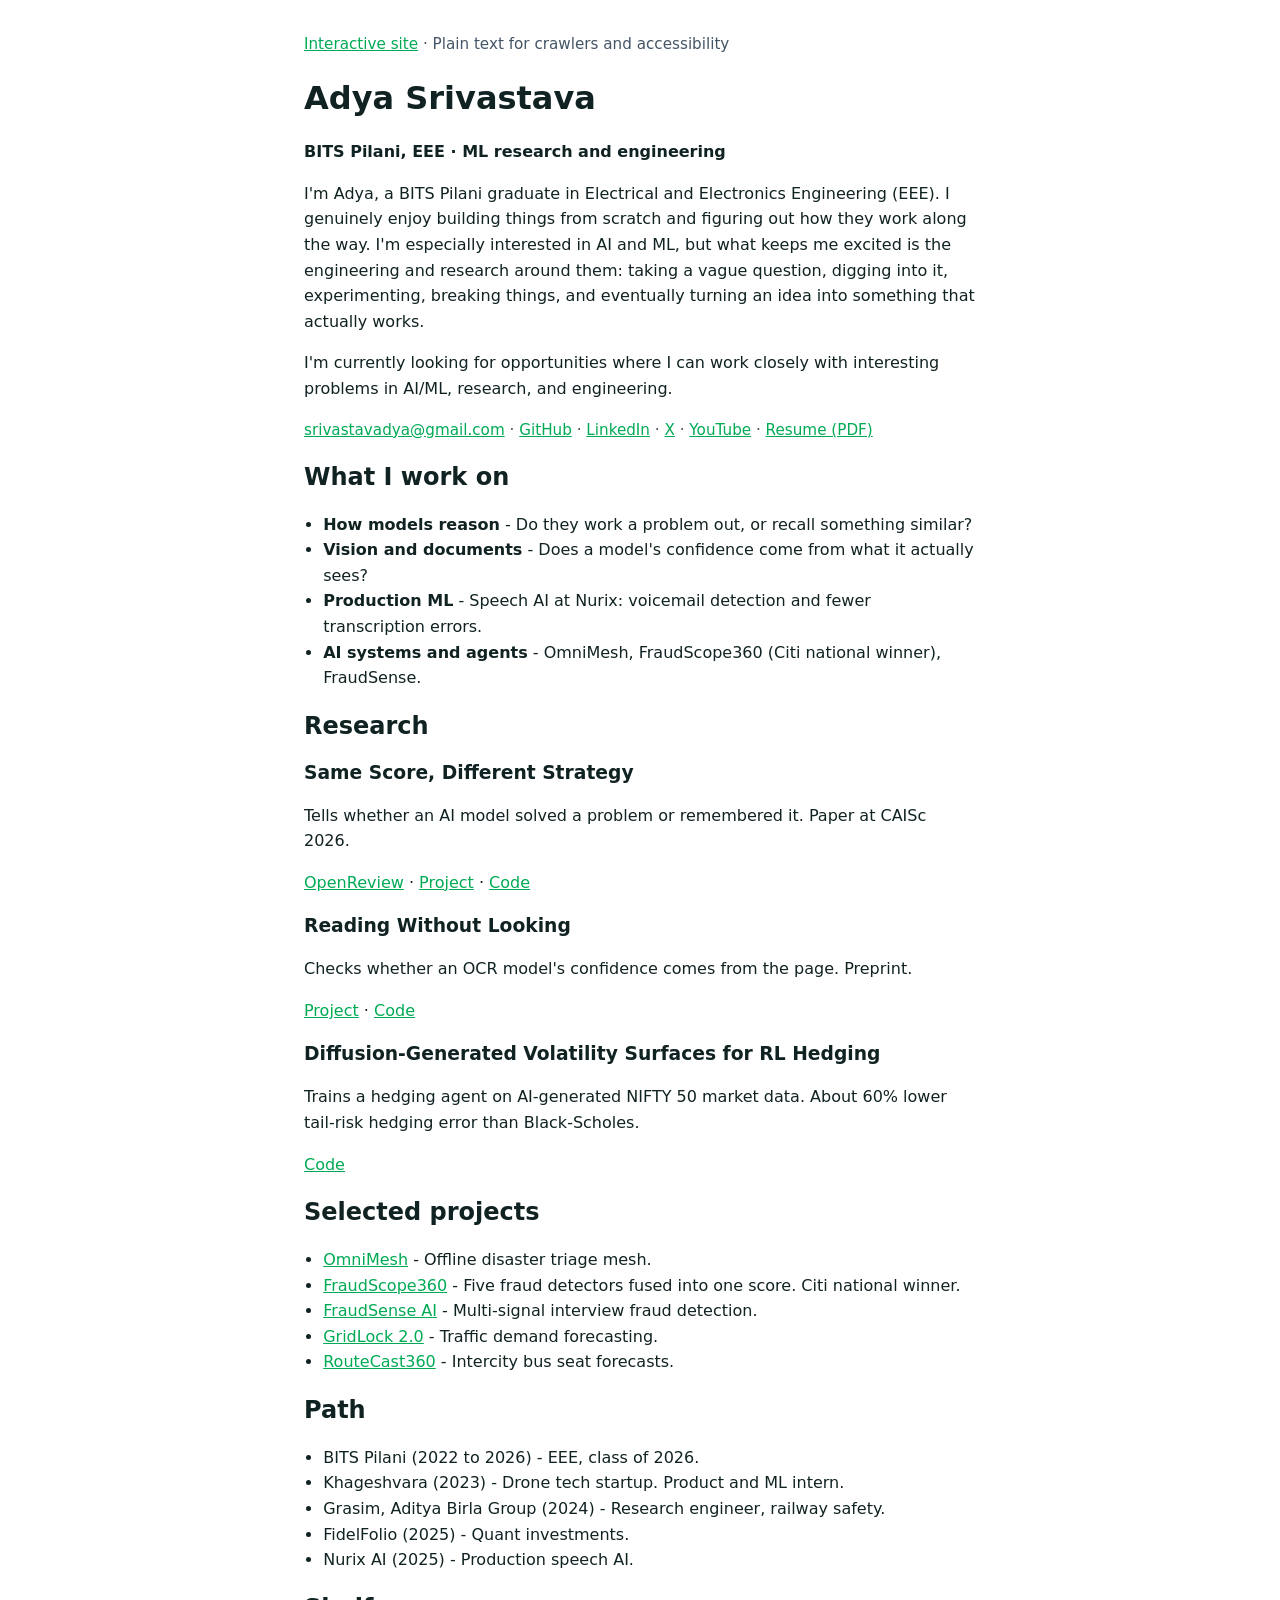
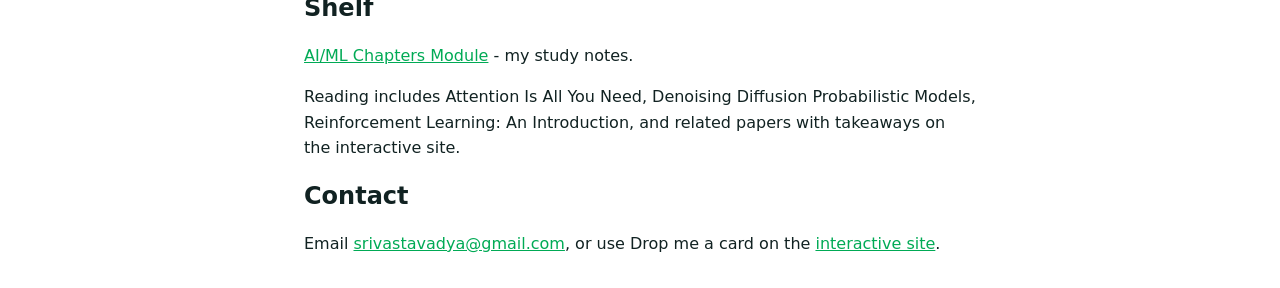
<file: plain.html>
<!doctype html>
<html lang="en">
<head>
<meta charset="utf-8">
<meta name="viewport" content="width=device-width, initial-scale=1">
<title>Adya Srivastava | ML research and engineering (plain text)</title>
<meta name="description" content="Plain-text version of Adya Srivastava's portfolio for search engines and readers who prefer a simple page.">
<link rel="canonical" href="https://adya6714.github.io/">
<style>
  body{max-width:42rem;margin:2rem auto;padding:0 1.25rem;font:16px/1.6 system-ui,sans-serif;color:#122}
  h1,h2,h3{line-height:1.25}
  a{color:#0a5}
  ul{padding-left:1.2rem}
  .meta{color:#456;font-size:.95rem}
</style>
</head>
<body>
<p class="meta"><a href="https://adya6714.github.io/">Interactive site</a> · Plain text for crawlers and accessibility</p>

<h1>Adya Srivastava</h1>
<p><strong>BITS Pilani, EEE · ML research and engineering</strong></p>
<p>I'm Adya, a BITS Pilani graduate in Electrical and Electronics Engineering (EEE). I genuinely enjoy building things from scratch and figuring out how they work along the way. I'm especially interested in AI and ML, but what keeps me excited is the engineering and research around them: taking a vague question, digging into it, experimenting, breaking things, and eventually turning an idea into something that actually works.</p>
<p>I'm currently looking for opportunities where I can work closely with interesting problems in AI/ML, research, and engineering.</p>

<p class="meta">
  <a href="mailto:srivastavadya@gmail.com">srivastavadya@gmail.com</a> ·
  <a href="https://github.com/Adya6714">GitHub</a> ·
  <a href="https://www.linkedin.com/in/adyasri">LinkedIn</a> ·
  <a href="https://x.com/adyasrivastava2">X</a> ·
  <a href="https://www.youtube.com/@adyasrivastava9398">YouTube</a> ·
  <a href="https://adya6714.github.io/assets/Resume_Adya_Srivastava.pdf">Resume (PDF)</a>
</p>

<h2>What I work on</h2>
<ul>
  <li><strong>How models reason</strong> - Do they work a problem out, or recall something similar?</li>
  <li><strong>Vision and documents</strong> - Does a model's confidence come from what it actually sees?</li>
  <li><strong>Production ML</strong> - Speech AI at Nurix: voicemail detection and fewer transcription errors.</li>
  <li><strong>AI systems and agents</strong> - OmniMesh, FraudScope360 (Citi national winner), FraudSense.</li>
</ul>

<h2>Research</h2>

<h3>Same Score, Different Strategy</h3>
<p>Tells whether an AI model solved a problem or remembered it. Paper at CAISc 2026.</p>
<p><a href="https://openreview.net/forum?id=d8w4gMVQ1w">OpenReview</a> · <a href="https://adya6714.github.io/retrieval-vs-computation/">Project</a> · <a href="https://github.com/Adya6714/retrieval-vs-computation">Code</a></p>

<h3>Reading Without Looking</h3>
<p>Checks whether an OCR model's confidence comes from the page. Preprint.</p>
<p><a href="https://adya6714.github.io/vlm-ocr-eval/">Project</a> · <a href="https://github.com/Adya6714/vlm-ocr-eval">Code</a></p>

<h3>Diffusion-Generated Volatility Surfaces for RL Hedging</h3>
<p>Trains a hedging agent on AI-generated NIFTY 50 market data. About 60% lower tail-risk hedging error than Black-Scholes.</p>
<p><a href="https://github.com/Adya6714/ddpm-vol-hedging">Code</a></p>

<h2>Selected projects</h2>
<ul>
  <li><a href="https://github.com/Adya6714/OmniMesh">OmniMesh</a> - Offline disaster triage mesh.</li>
  <li><a href="https://github.com/Adya6714/FraudScope360">FraudScope360</a> - Five fraud detectors fused into one score. Citi national winner.</li>
  <li><a href="https://github.com/Adya6714/FraudSense-AI">FraudSense AI</a> - Multi-signal interview fraud detection.</li>
  <li><a href="https://github.com/Adya6714/traffic-prediction">GridLock 2.0</a> - Traffic demand forecasting.</li>
  <li><a href="https://github.com/Adya6714/RouteCast360">RouteCast360</a> - Intercity bus seat forecasts.</li>
</ul>

<h2>Path</h2>
<ul>
  <li>BITS Pilani (2022 to 2026) - EEE, class of 2026.</li>
  <li>Khageshvara (2023) - Drone tech startup. Product and ML intern.</li>
  <li>Grasim, Aditya Birla Group (2024) - Research engineer, railway safety.</li>
  <li>FidelFolio (2025) - Quant investments.</li>
  <li>Nurix AI (2025) - Production speech AI.</li>
</ul>

<h2>Shelf</h2>
<p><a href="https://drive.google.com/file/d/1ZQwes72CfT3sfStrruXMIUmNdQHJaqeL/view?usp=sharing">AI/ML Chapters Module</a> - my study notes.</p>
<p>Reading includes Attention Is All You Need, Denoising Diffusion Probabilistic Models, Reinforcement Learning: An Introduction, and related papers with takeaways on the interactive site.</p>

<h2>Contact</h2>
<p>Email <a href="mailto:srivastavadya@gmail.com">srivastavadya@gmail.com</a>, or use Drop me a card on the <a href="https://adya6714.github.io/#card">interactive site</a>.</p>
</body>
</html>
</file>
